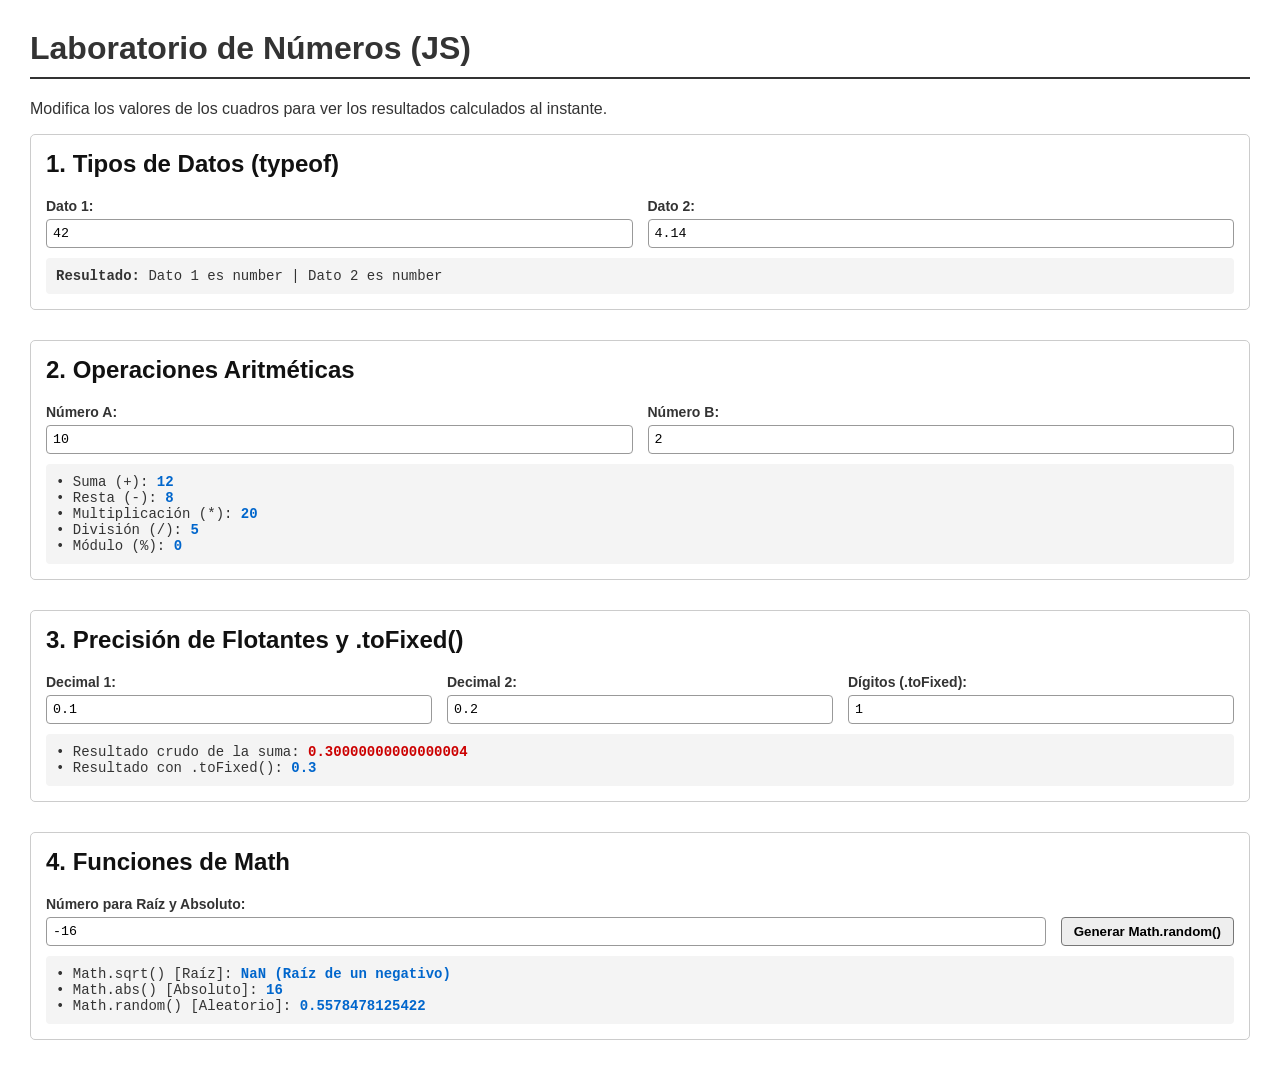
<file: Unidad02/00javascript/index.html>
<!DOCTYPE html>
<html lang="es">
<head>
    <meta charset="UTF-8">
    <meta name="viewport" content="width=device-width, initial-scale=1.0">
    <title>Laboratorio de Números</title>
    <style>
        body { font-family: sans-serif; margin: 30px; color: #333; background-color: #fff; }
        h1 { border-bottom: 2px solid #333; padding-bottom: 10px; }
        section { margin-bottom: 30px; padding: 15px; border: 1px solid #ccc; border-radius: 5px; }
        h2 { margin-top: 0; color: #111; }
        .flex { display: flex; gap: 15px; margin-bottom: 10px; }
        .campo { flex: 1; }
        label { display: block; font-weight: bold; margin-bottom: 5px; font-size: 14px; }
        input { width: 100%; padding: 6px; box-sizing: border-box; font-family: monospace; border: 1px solid #999; border-radius: 4px; }
        .resultado { background-color: #f4f4f4; padding: 10px; font-family: monospace; border-radius: 4px; margin-top: 10px; font-size: 14px; }
        .destaque { font-weight: bold; color: #0066cc; }
        .alerta { font-weight: bold; color: #cc0000; }
        button { padding: 6px 12px; cursor: pointer; background: #eee; border: 1px solid #777; border-radius: 4px; font-weight: bold; }
        button:hover { background: #ddd; }
    </style>
</head>
<body>

    <h1> Laboratorio de Números (JS)</h1>
    <p>Modifica los valores de los cuadros para ver los resultados calculados al instante.</p>

    <section>
        <h2>1. Tipos de Datos (typeof)</h2>
        <div class="flex">
            <div class="campo">
                <label>Dato 1:</label>
                <input type="text" id="inp-dato1">
            </div>
            <div class="campo">
                <label>Dato 2:</label>
                <input type="text" id="inp-dato2">
            </div>
        </div>
        <div class="resultado">
            <strong>Resultado:</strong> <span id="out-tipos"></span>
        </div>
    </section>

    <section>
        <h2>2. Operaciones Aritméticas</h2>
        <div class="flex">
            <div class="campo">
                <label>Número A:</label>
                <input type="number" id="inp-numA">
            </div>
            <div class="campo">
                <label>Número B:</label>
                <input type="number" id="inp-numB">
            </div>
        </div>
        <div class="resultado">
            • Suma (+): <span id="out-suma" class="destaque"></span><br>
            • Resta (-): <span id="out-resta" class="destaque"></span><br>
            • Multiplicación (*): <span id="out-multi" class="destaque"></span><br>
            • División (/): <span id="out-div" class="destaque"></span><br>
            • Módulo (%): <span id="out-modulo" class="destaque"></span>
        </div>
    </section>

    <section>
        <h2>3. Precisión de Flotantes y .toFixed()</h2>
        <div class="flex">
            <div class="campo">
                <label>Decimal 1:</label>
                <input type="number" step="0.01" id="inp-dec1">
            </div>
            <div class="campo">
                <label>Decimal 2:</label>
                <input type="number" step="0.01" id="inp-dec2">
            </div>
            <div class="campo">
                <label>Dígitos (.toFixed):</label>
                <input type="number" min="0" max="20" id="inp-fixed-digits" value="1">
            </div>
        </div>
        <div class="resultado">
            • Resultado crudo de la suma: <span id="out-precision" class="alerta"></span><br>
            • Resultado con .toFixed(): <span id="out-fixed" class="destaque"></span>
        </div>
    </section>

    <section>
        <h2>4. Funciones de Math</h2>
        <div class="flex" style="align-items: flex-end;">
            <div class="campo">
                <label>Número para Raíz y Absoluto:</label>
                <input type="number" id="inp-math">
            </div>
            <div>
                <button onclick="calcularMathRandom()"> Generar Math.random()</button>
            </div>
        </div>
        <div class="resultado">
            • Math.sqrt() [Raíz]: <span id="out-raiz" class="destaque"></span><br>
            • Math.abs() [Absoluto]: <span id="out-abs" class="destaque"></span><br>
            • Math.random() [Aleatorio]: <span id="out-azar" class="destaque"></span>
        </div>
    </section>

    <script src="clase-numbers.js"></script>

    <script>
        // Inicializar los inputs con las variables de tu clase-numbers.js
        document.getElementById('inp-dato1').value = entero;
        document.getElementById('inp-dato2').value = decimal;
        
        document.getElementById('inp-numA').value = 10; 
        document.getElementById('inp-numB').value = 2;

        document.getElementById('inp-dec1').value = 0.1;
        document.getElementById('inp-dec2').value = 0.2;
        
        document.getElementById('inp-math').value = -16;

        // Detectar tipo de dato de forma sencilla
        function obtenerTipoDato(valor) {
            if (valor.toLowerCase() === 'infinity') return 'number (Infinity)';
            if (valor.toLowerCase() === 'nan') return 'number (NaN)';
            if (!isNaN(valor) && valor.trim() !== "") return 'number';
            return typeof valor;
        }

        // Función que calcula todo en tiempo real
        function laboratorio() {
            // 1. Tipos
            const d1 = document.getElementById('inp-dato1').value;
            const d2 = document.getElementById('inp-dato2').value;
            document.getElementById('out-tipos').innerText = `Dato 1 es ${obtenerTipoDato(d1)} | Dato 2 es ${obtenerTipoDato(d2)}`;

            // 2. Aritmética
            const numA = parseFloat(document.getElementById('inp-numA').value) || 0;
            const numB = parseFloat(document.getElementById('inp-numB').value) || 0;
            
            document.getElementById('out-suma').innerText = numA + numB;
            document.getElementById('out-resta').innerText = numA - numB;
            document.getElementById('out-multi').innerText = numA * numB;
            document.getElementById('out-div').innerText = numB !== 0 ? (numA / numB) : 'Error (División entre 0)';
            document.getElementById('out-modulo').innerText = numB !== 0 ? (numA % numB) : 'NaN';

            // 3. Precisión
            const dec1 = parseFloat(document.getElementById('inp-dec1').value) || 0;
            const dec2 = parseFloat(document.getElementById('inp-dec2').value) || 0;
            const digitos = parseInt(document.getElementById('inp-fixed-digits').value) || 0;
            
            const sumaPrecision = dec1 + dec2;
            document.getElementById('out-precision').innerText = sumaPrecision;
            document.getElementById('out-fixed').innerText = sumaPrecision.toFixed(digitos);

            // 4. Math
            const valorMath = parseFloat(document.getElementById('inp-math').value) || 0;
            document.getElementById('out-raiz').innerText = valorMath >= 0 ? Math.sqrt(valorMath).toFixed(4) : 'NaN (Raíz de un negativo)';
            document.getElementById('out-abs').innerText = Math.abs(valorMath);
        }

        // Función para el botón aleatorio
        function calcularMathRandom() {
            document.getElementById('out-azar').innerText = Math.random();
        }

        // Asignar el evento en tiempo real a todos los inputs
        const inputs = document.querySelectorAll('input');
        inputs.forEach(i => i.addEventListener('input', laboratorio));

        // Carga inicial
        laboratorio();
        calcularMathRandom();
    </script>
</body>
</html>
</file>
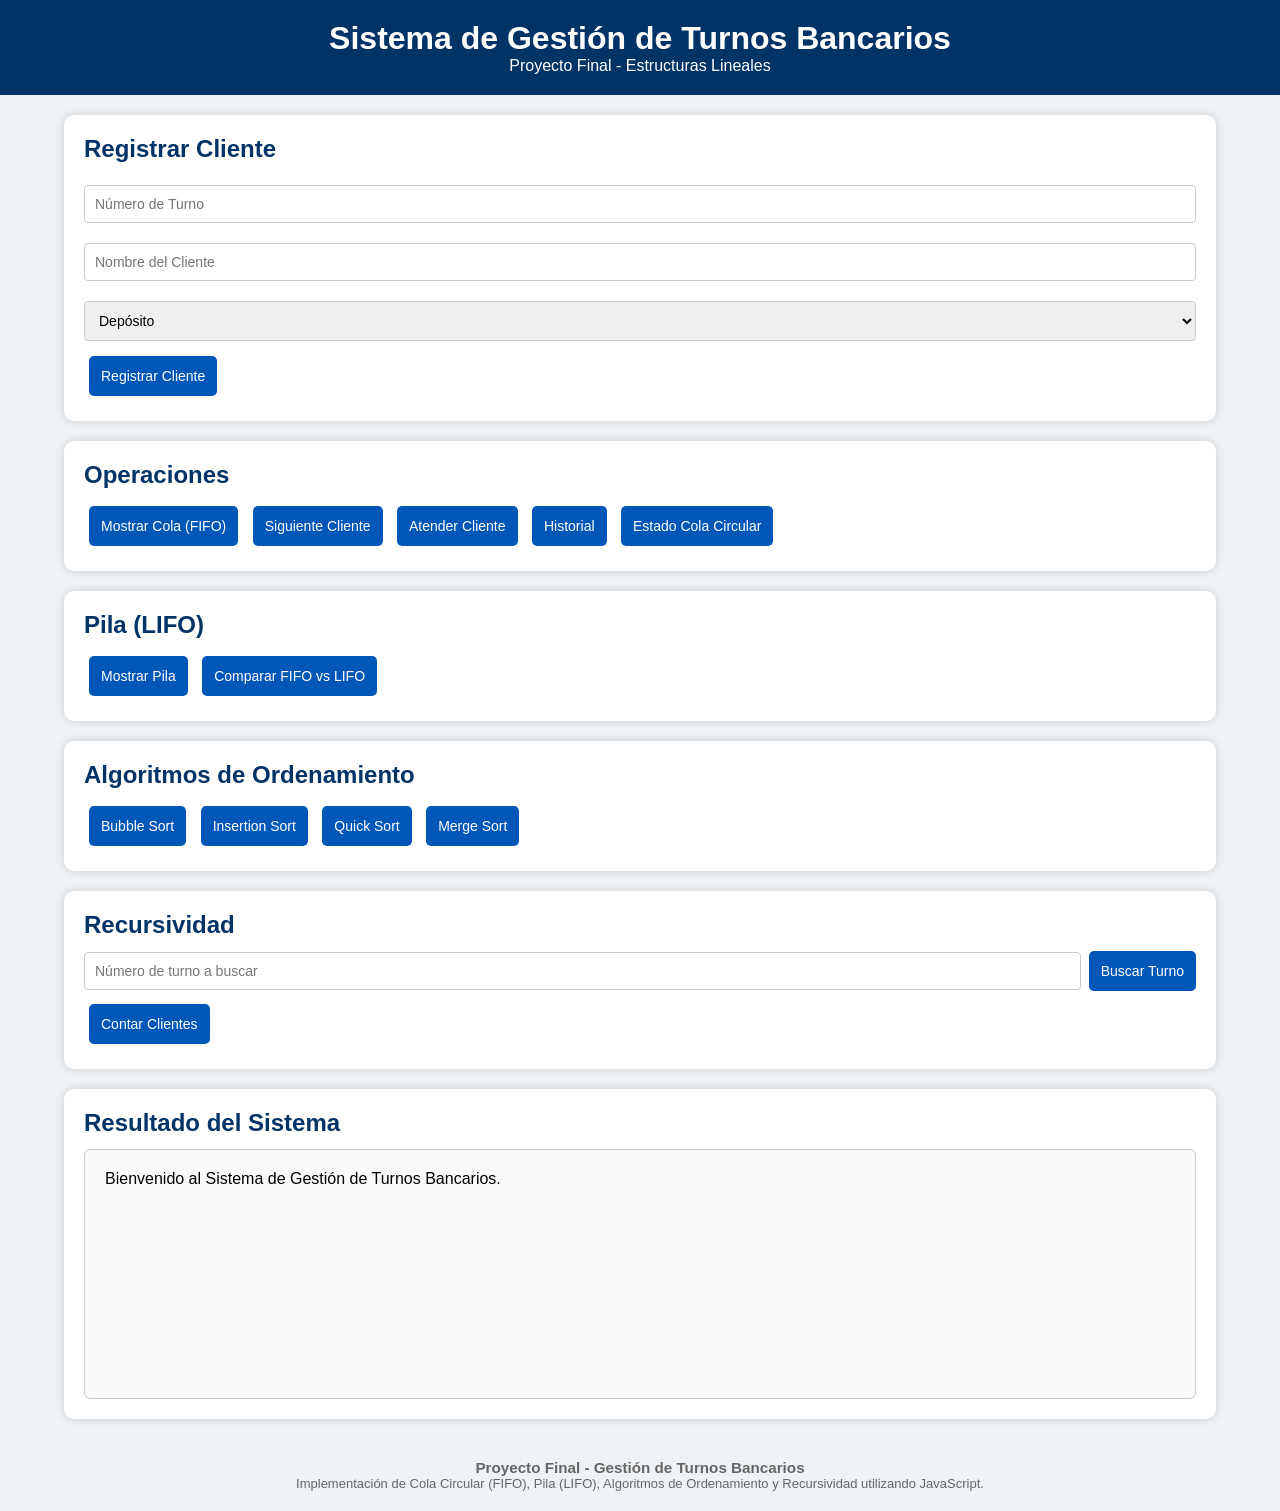
<file: Unidad02/EvaluacionU2/GestionTurnosBanco/index.html>
<!DOCTYPE html>
<html lang="es">
<head>
    <meta charset="UTF-8">
    <meta name="viewport" content="width=device-width, initial-scale=1.0">
    <title>Sistema de Gestión de Turnos Bancarios</title>
    <style>
        * {
            margin: 0;
            padding: 0;
            box-sizing: border-box;
            font-family: Arial;
        }
        body {
            background: #eef2f5;
        }
        header {
            background: #003366;
            color: white;
            padding: 20px;
            text-align: center;
        }
        section {
            width: 90%;
            margin: 20px auto;
            background: white;
            padding: 20px;
            border-radius: 10px;
            box-shadow: 0 0 10px rgba(0,0,0,.15);
        }
        input, select {
            width: 100%;
            padding: 10px;
            margin: 10px 0;
            border: 1px solid #ccc;
            border-radius: 4px;
            font-size: 14px;
        }
        button {
            padding: 12px;
            margin: 5px;
            cursor: pointer;
            border: none;
            background: #0057b8;
            color: white;
            border-radius: 5px;
            transition: .3s;
            font-size: 14px;
        }
        button:hover {
            background: #003f88;
            transform: scale(1.05);
        }
        #resultado {
            background: #fafafa;
            border: 1px solid #ccc;
            min-height: 250px;
            padding: 20px;
            overflow: auto;
            white-space: pre-line;
            border-radius: 6px;
        }
        table {
            width: 100%;
            border-collapse: collapse;
            margin-top: 20px;
        }
        th {
            background: #003366;
            color: white;
            padding: 12px;
        }
        td {
            padding: 10px;
            text-align: center;
            border: 1px solid #ddd;
        }
        tr:nth-child(even) {
            background: #f4f4f4;
        }
        input:focus, select:focus {
            outline: none;
            border: 2px solid #0057b8;
        }
        h2 {
            margin-bottom: 12px;
            color: #003366;
        }
        footer {
            text-align: center;
            padding: 20px;
            color: #666;
            font-size: 13px;
        }
    </style>
</head>
<body>

<header>
    <h1> Sistema de Gestión de Turnos Bancarios</h1>
    <p>Proyecto Final - Estructuras Lineales</p>
</header>

<!-- REGISTRO DE CLIENTES -->
<section class="registro">
    <h2>Registrar Cliente</h2>
    <input type="number" id="turno" placeholder="Número de Turno">
    <input type="text" id="nombre" placeholder="Nombre del Cliente">
    <select id="tramite">
        <option value="Depósito">Depósito</option>
        <option value="Retiro">Retiro</option>
        <option value="Pago">Pago</option>
        <option value="Consulta">Consulta</option>
        <option value="Crédito">Crédito</option>
    </select>
    <button onclick="registrarCliente()">Registrar Cliente</button>
</section>

<!-- OPERACIONES -->
<section class="acciones">
    <h2>Operaciones</h2>
    <button onclick="mostrarCola()">Mostrar Cola (FIFO)</button>
    <button onclick="siguienteCliente()">Siguiente Cliente</button>
    <button onclick="atenderCliente()">Atender Cliente</button>
    <button onclick="mostrarHistorial()">Historial</button>
    <button onclick="mostrarEstadoCola()">Estado Cola Circular</button>
</section>

<!-- LIFO -->
<section class="lifo">
    <h2>Pila (LIFO)</h2>
    <button onclick="mostrarPila()">Mostrar Pila</button>
    <button onclick="compararFIFOvsLIFO()">Comparar FIFO vs LIFO</button>
</section>

<!-- ORDENAMIENTOS -->
<section class="ordenamientos">
    <h2>Algoritmos de Ordenamiento</h2>
    <button onclick="ordenarBubble()">Bubble Sort</button>
    <button onclick="ordenarInsertion()">Insertion Sort</button>
    <button onclick="ordenarQuick()">Quick Sort</button>
    <button onclick="ordenarMerge()">Merge Sort</button>
</section>

<!-- RECURSIVIDAD -->
<section class="recursividad">
    <h2>Recursividad</h2>
    <div style="display:flex;align-items:center;gap:8px;margin-bottom:8px;">
        <input type="number" id="turnoBuscar" placeholder="Número de turno a buscar" style="margin:0;width:auto;flex:1;">
        <button onclick="buscarTurno()" style="margin:0;white-space:nowrap;">Buscar Turno</button>
    </div>
    <button onclick="contarClientes()">Contar Clientes</button>
</section>

<!-- RESULTADOS -->
<section>
    <h2>Resultado del Sistema</h2>
    <div id="resultado">Bienvenido al Sistema de Gestión de Turnos Bancarios.</div>
</section>

<footer>
    <h3>Proyecto Final - Gestión de Turnos Bancarios</h3>
    <p>Implementación de Cola Circular (FIFO), Pila (LIFO), Algoritmos de Ordenamiento y Recursividad utilizando JavaScript.</p>
</footer>

<script>
/* =============================================
   CLASE CLIENTE
   ============================================= */
class Cliente {
    constructor(turno, nombre, tramite) {
        this.turno = turno;
        this.nombre = nombre;
        this.tramite = tramite;
        this.hora = new Date().toLocaleTimeString();
    }
    informacion() {
        return `Turno: ${this.turno}<br>Cliente: ${this.nombre}<br>Trámite: ${this.tramite}<br>Hora: ${this.hora}`;
    }
}

/* =============================================
   CLASE COLA CIRCULAR
   ============================================= */
class ColaCircular {
    constructor(capacidad = 20) {
        this.capacidad = capacidad;
        this.cola = new Array(capacidad);
        this.front = -1;
        this.rear = -1;
    }
    estaVacia() {
        return this.front === -1;
    }
    estaLlena() {
        return (
            (this.front === 0 && this.rear === this.capacidad - 1) ||
            (this.rear + 1) % this.capacidad === this.front
        );
    }
    encolar(cliente) {
        if (this.estaLlena()) return false;
        if (this.estaVacia()) {
            this.front = 0;
            this.rear = 0;
        } else {
            this.rear = (this.rear + 1) % this.capacidad;
        }
        this.cola[this.rear] = cliente;
        return true;
    }
    desencolar() {
        if (this.estaVacia()) return null;
        const cliente = this.cola[this.front];
        this.cola[this.front] = null;
        if (this.front === this.rear) {
            this.front = -1;
            this.rear = -1;
        } else {
            this.front = (this.front + 1) % this.capacidad;
        }
        return cliente;
    }
    frente() {
        if (this.estaVacia()) return null;
        return this.cola[this.front];
    }
    tamaño() {
        if (this.estaVacia()) return 0;
        if (this.rear >= this.front) return this.rear - this.front + 1;
        return this.capacidad - this.front + this.rear + 1;
    }
    obtenerElementos() {
        let elementos = [];
        if (this.estaVacia()) return elementos;
        let i = this.front;
        while (true) {
            elementos.push(this.cola[i]);
            if (i === this.rear) break;
            i = (i + 1) % this.capacidad;
        }
        return elementos;
    }
    limpiar() {
        this.cola = new Array(this.capacidad);
        this.front = -1;
        this.rear = -1;
    }
    estadoInterno() {
        return {
            front: this.front,
            rear: this.rear,
            capacidad: this.capacidad,
            ocupados: this.tamaño()
        };
    }
}

/* =============================================
   CLASE PILA (LIFO)
   ============================================= */
class Pila {
    constructor(capacidad = 20) {
        this.capacidad = capacidad;
        this.elementos = [];
        this.tope = -1;
    }
    estaVacia() {
        return this.tope === -1;
    }
    estaLlena() {
        return this.tope === this.capacidad - 1;
    }
    push(cliente) {
        if (this.estaLlena()) return false;
        this.tope++;
        this.elementos[this.tope] = cliente;
        return true;
    }
    pop() {
        if (this.estaVacia()) return null;
        const cliente = this.elementos[this.tope];
        this.elementos.splice(this.tope, 1);
        this.tope--;
        return cliente;
    }
    peek() {
        if (this.estaVacia()) return null;
        return this.elementos[this.tope];
    }
    tamaño() {
        return this.tope + 1;
    }
    obtenerElementos() {
        return [...this.elementos];
    }
    limpiar() {
        this.elementos = [];
        this.tope = -1;
    }
}

/* =============================================
   ALGORITMOS DE ORDENAMIENTO
   ============================================= */

// Bubble Sort — O(n²)
function bubbleSort(clientes) {
    let arreglo = [...clientes];
    const n = arreglo.length;
    for (let i = 0; i < n - 1; i++) {
        let intercambio = false;
        for (let j = 0; j < n - i - 1; j++) {
            if (arreglo[j].turno > arreglo[j + 1].turno) {
                let aux = arreglo[j];
                arreglo[j] = arreglo[j + 1];
                arreglo[j + 1] = aux;
                intercambio = true;
            }
        }
        if (!intercambio) break;
    }
    return arreglo;
}

// Insertion Sort — O(n²)
function insertionSort(clientes) {
    let arreglo = [...clientes];
    for (let i = 1; i < arreglo.length; i++) {
        let actual = arreglo[i];
        let j = i - 1;
        while (j >= 0 && arreglo[j].turno > actual.turno) {
            arreglo[j + 1] = arreglo[j];
            j--;
        }
        arreglo[j + 1] = actual;
    }
    return arreglo;
}

// Quick Sort — O(n log n) promedio
function quickSort(clientes) {
    if (clientes.length <= 1) return clientes;
    let pivote = clientes[clientes.length - 1];
    let menores = [];
    let mayores = [];
    for (let i = 0; i < clientes.length - 1; i++) {
        if (clientes[i].turno < pivote.turno) {
            menores.push(clientes[i]);
        } else {
            mayores.push(clientes[i]);
        }
    }
    return [...quickSort(menores), pivote, ...quickSort(mayores)];
}

// Merge Sort — O(n log n)
function mergeSort(clientes) {
    if (clientes.length <= 1) return clientes;
    const mitad = Math.floor(clientes.length / 2);
    const izquierda = mergeSort(clientes.slice(0, mitad));
    const derecha = mergeSort(clientes.slice(mitad));
    return combinar(izquierda, derecha);
}
function combinar(izquierda, derecha) {
    let resultado = [];
    let i = 0, j = 0;
    while (i < izquierda.length && j < derecha.length) {
        if (izquierda[i].turno < derecha[j].turno) {
            resultado.push(izquierda[i++]);
        } else {
            resultado.push(derecha[j++]);
        }
    }
    while (i < izquierda.length) resultado.push(izquierda[i++]);
    while (j < derecha.length) resultado.push(derecha[j++]);
    return resultado;
}

/* =============================================
   RECURSIVIDAD
   ============================================= */

function busquedaRecursiva(clientes, turno, indice = 0) {
    if (indice >= clientes.length) return null;
    if (clientes[indice].turno == turno) return clientes[indice];
    return busquedaRecursiva(clientes, turno, indice + 1);
}

function contarClientesRecursivo(clientes, indice = 0) {
    if (indice >= clientes.length) return 0;
    return 1 + contarClientesRecursivo(clientes, indice + 1);
}

/* =============================================
   ESTRUCTURAS PRINCIPALES
   ============================================= */
const cola = new ColaCircular(20);
const historial = [];
const pilaDemostracion = new Pila(20);

/* =============================================
   UTILIDADES DE DISPLAY
   ============================================= */
function limpiarResultado() {
    document.getElementById("resultado").innerHTML = "";
}
function imprimir(texto) {
    document.getElementById("resultado").innerHTML += texto + "<br>";
}
function separador() {
    imprimir("------------------------------------------");
}

/* =============================================
   REGISTRO DE CLIENTES
   ============================================= */
function existeTurno(turno) {
    const clientes = cola.obtenerElementos();
    for (let cliente of clientes) {
        if (cliente.turno == turno) return true;
    }
    return false;
}

function registrarCliente() {
    const turno = parseInt(document.getElementById("turno").value);
    const nombre = document.getElementById("nombre").value.trim();
    const tramite = document.getElementById("tramite").value;

    if (isNaN(turno) || nombre === "") {
        alert("Complete todos los campos.");
        return;
    }
    if (existeTurno(turno)) {
        alert("Ya existe un cliente con ese número de turno.");
        return;
    }

    const cliente = new Cliente(turno, nombre, tramite);

    if (cola.encolar(cliente)) {
        pilaDemostracion.push(cliente);
        document.getElementById("turno").value = "";
        document.getElementById("nombre").value = "";
        mostrarCola();
        limpiarResultado();
        imprimir("<strong> Cliente registrado correctamente.</strong>");
        imprimir("");
        mostrarCola();
    } else {
        alert("La cola está llena.");
    }
}

/* =============================================
   OPERACIONES — COLA FIFO
   ============================================= */
function mostrarCola() {
    limpiarResultado();
    const clientes = cola.obtenerElementos();
    if (clientes.length === 0) {
        imprimir("No existen clientes en espera.");
        return;
    }
    let html = `<h2>Clientes en Espera (FIFO)</h2>
    <table>
        <tr><th>Turno</th><th>Nombre</th><th>Trámite</th><th>Hora</th></tr>`;
    clientes.forEach(c => {
        html += `<tr><td>${c.turno}</td><td>${c.nombre}</td><td>${c.tramite}</td><td>${c.hora}</td></tr>`;
    });
    html += "</table>";
    document.getElementById("resultado").innerHTML = html;
}

function siguienteCliente() {
    limpiarResultado();
    const cliente = cola.frente();
    if (cliente == null) {
        imprimir("No existen clientes en espera.");
        return;
    }
    imprimir("<h2>SIGUIENTE CLIENTE</h2>");
    imprimir(cliente.informacion());
}

function atenderCliente() {
    const cliente = cola.desencolar();
    if (cliente == null) {
        alert("No existen clientes en la cola.");
        return;
    }
    historial.push(cliente);
    limpiarResultado();
    imprimir("<h2> CLIENTE ATENDIDO</h2>");
    imprimir(cliente.informacion());
    separador();
    imprimir("El cliente ha sido removido de la cola y agregado al historial.");
}

function mostrarHistorial() {
    limpiarResultado();
    imprimir("<h2>HISTORIAL DE CLIENTES ATENDIDOS</h2>");
    if (historial.length === 0) {
        imprimir("Todavía no se ha atendido ningún cliente.");
        return;
    }
    let html = `<table>
        <tr><th>#</th><th>Turno</th><th>Nombre</th><th>Trámite</th><th>Hora</th></tr>`;
    historial.forEach((c, idx) => {
        html += `<tr><td>${idx + 1}</td><td>${c.turno}</td><td>${c.nombre}</td><td>${c.tramite}</td><td>${c.hora}</td></tr>`;
    });
    html += "</table>";
    document.getElementById("resultado").innerHTML = "<h2>HISTORIAL DE CLIENTES ATENDIDOS</h2>" + html;
}

function mostrarEstadoCola() {
    limpiarResultado();
    const estado = cola.estadoInterno();
    imprimir("<h2>ESTADO DE LA COLA CIRCULAR</h2>");
    imprimir("Front : " + estado.front);
    imprimir("Rear : " + estado.rear);
    imprimir("Capacidad : " + estado.capacidad);
    imprimir("Clientes en espera : " + estado.ocupados);
    imprimir("¿Vacía? : " + cola.estaVacia());
    imprimir("¿Llena? : " + cola.estaLlena());
}

/* =============================================
   PILA LIFO
   ============================================= */
function mostrarPila() {
    limpiarResultado();
    imprimir("<h2>PILA (LIFO) — Último en entrar, primero en salir</h2>");
    const elementos = pilaDemostracion.obtenerElementos();
    if (elementos.length === 0) {
        imprimir("La pila está vacía.");
        return;
    }
    let html = `<table>
        <tr><th>Posición</th><th>Turno</th><th>Nombre</th><th>Trámite</th></tr>`;
    for (let i = elementos.length - 1; i >= 0; i--) {
        const etiqueta = i === elementos.length - 1 ? " ← TOPE" : "";
        html += `<tr><td>${elementos.length - i}${etiqueta}</td><td>${elementos[i].turno}</td><td>${elementos[i].nombre}</td><td>${elementos[i].tramite}</td></tr>`;
    }
    html += "</table>";
    document.getElementById("resultado").innerHTML = "<h2>PILA (LIFO)</h2>" + html + "<br>El último cliente registrado aparece primero (TOPE).";
}

function compararFIFOvsLIFO() {
    limpiarResultado();
    imprimir("<h2>COMPARACIÓN FIFO vs LIFO</h2>");

    const fifo = cola.obtenerElementos();
    const pila = pilaDemostracion.obtenerElementos();

    let html = `<table>
        <tr><th>#</th><th>FIFO — Cola (primero en llegar)</th><th>LIFO — Pila (último en llegar)</th></tr>`;
    const max = Math.max(fifo.length, pila.length);
    for (let i = 0; i < max; i++) {
        const f = fifo[i] ? `T${fifo[i].turno} - ${fifo[i].nombre}` : "—";
        const l = pila[max - 1 - i] ? `T${pila[max - 1 - i].turno} - ${pila[max - 1 - i].nombre}` : "—";
        html += `<tr><td>${i + 1}</td><td>${f}</td><td>${l}</td></tr>`;
    }
    html += "</table>";
    document.getElementById("resultado").innerHTML = "<h2>COMPARACIÓN FIFO vs LIFO</h2>" + html;
}

/* =============================================
   ALGORITMOS DE ORDENAMIENTO
   ============================================= */

// Mide el tiempo de un algoritmo ejecutándolo N veces para mayor precisión
function medirTiempo(fn, datos, repeticiones = 500) {
    const inicio = performance.now();
    let resultado;
    for (let i = 0; i < repeticiones; i++) {
        resultado = fn([...datos]);
    }
    const fin = performance.now();
    return {
        resultado,
        tiempo: (fin - inicio) / repeticiones
    };
}

function mostrarOrdenadosConTiempo(algoritmoActivo, todos) {
    limpiarResultado();

    const algoritmos = [
        { nombre: "Bubble Sort",    fn: bubbleSort,    complejidad: "O(n²)",      color: "#e74c3c" },
        { nombre: "Insertion Sort", fn: insertionSort, complejidad: "O(n²)",      color: "#e67e22" },
        { nombre: "Quick Sort",     fn: quickSort,     complejidad: "O(n log n)", color: "#27ae60" },
        { nombre: "Merge Sort",     fn: mergeSort,     complejidad: "O(n log n)", color: "#2980b9" }
    ];

    // Medir todos
    const resultados = algoritmos.map(a => {
        const { resultado, tiempo } = medirTiempo(a.fn, todos);
        return { ...a, tiempo, resultado };
    });

    // El más rápido para calcular barras relativas
    const minTiempo = Math.min(...resultados.map(r => r.tiempo));
    const maxTiempo = Math.max(...resultados.map(r => r.tiempo));

    // Resultado ordenado del algoritmo activo
    const activo = resultados.find(r => r.nombre === algoritmoActivo);

    // Tabla de resultados ordenados
    let tablaResultados = `
    <table>
        <tr><th>Posición</th><th>Turno</th><th>Nombre</th><th>Trámite</th></tr>`;
    activo.resultado.forEach((c, idx) => {
        tablaResultados += `<tr><td>${idx + 1}</td><td>${c.turno}</td><td>${c.nombre}</td><td>${c.tramite}</td></tr>`;
    });
    tablaResultados += "</table>";

    // Panel de comparación de tiempos
    let barras = "";
    resultados.forEach(r => {
        const esActivo = r.nombre === algoritmoActivo;
        const pct = maxTiempo > 0 ? Math.max(4, (r.tiempo / maxTiempo) * 100) : 4;
        const msText = r.tiempo < 0.001 ? "< 0.001 ms" : r.tiempo.toFixed(4) + " ms";
        const badge = esActivo ? `<span style="background:#003366;color:white;font-size:11px;padding:2px 7px;border-radius:10px;margin-left:6px;">Seleccionado</span>` : "";
        const masRapido = r.tiempo === minTiempo ? `<span style="background:#27ae60;color:white;font-size:11px;padding:2px 7px;border-radius:10px;margin-left:6px;">⚡ Más rápido</span>` : "";
        barras += `
        <div style="margin:10px 0;">
            <div style="display:flex;align-items:center;justify-content:space-between;margin-bottom:4px;">
                <span style="font-weight:${esActivo ? 'bold' : 'normal'};font-size:14px;">
                    ${r.nombre} <span style="color:#888;font-size:12px;">${r.complejidad}</span>${badge}${masRapido}
                </span>
                <span style="font-family:monospace;font-size:13px;color:#333;">${msText}</span>
            </div>
            <div style="background:#e9ecef;border-radius:6px;height:22px;overflow:hidden;">
                <div style="width:${pct}%;background:${r.color};height:100%;border-radius:6px;transition:width 0.4s;display:flex;align-items:center;padding-left:6px;">
                    ${pct > 15 ? `<span style="color:white;font-size:11px;">${msText}</span>` : ""}
                </div>
            </div>
        </div>`;
    });

    const n = todos.length;
    document.getElementById("resultado").innerHTML = `
        <h2>Resultado — ${algoritmoActivo}</h2>
        <div style="background:#f0f4ff;border:1px solid #c5d3f0;border-radius:8px;padding:16px;margin-bottom:18px;">
            <div style="font-weight:bold;font-size:15px;color:#003366;margin-bottom:12px;">
                ⏱ Comparación de Tiempos — ${n} cliente${n !== 1 ? 's' : ''} (promedio de 500 ejecuciones)
            </div>
            ${barras}
            <div style="font-size:12px;color:#888;margin-top:10px;">
                * Los tiempos son muy pequeños con pocos datos. Con miles de elementos, la diferencia entre O(n²) y O(n log n) sería mucho más notable.
            </div>
        </div>
        <h3 style="margin-bottom:8px;">Clientes ordenados por número de turno (${algoritmoActivo})</h3>
        ${tablaResultados}
    `;
}

function ordenarBubble() {
    const todos = [...cola.obtenerElementos(), ...historial];
    if (todos.length === 0) { limpiarResultado(); imprimir("No hay clientes registrados para ordenar."); return; }
    mostrarOrdenadosConTiempo("Bubble Sort", todos);
}

function ordenarInsertion() {
    const todos = [...cola.obtenerElementos(), ...historial];
    if (todos.length === 0) { limpiarResultado(); imprimir("No hay clientes registrados para ordenar."); return; }
    mostrarOrdenadosConTiempo("Insertion Sort", todos);
}

function ordenarQuick() {
    const todos = [...cola.obtenerElementos(), ...historial];
    if (todos.length === 0) { limpiarResultado(); imprimir("No hay clientes registrados para ordenar."); return; }
    mostrarOrdenadosConTiempo("Quick Sort", todos);
}

function ordenarMerge() {
    const todos = [...cola.obtenerElementos(), ...historial];
    if (todos.length === 0) { limpiarResultado(); imprimir("No hay clientes registrados para ordenar."); return; }
    mostrarOrdenadosConTiempo("Merge Sort", todos);
}

/* =============================================
   RECURSIVIDAD
   ============================================= */
function buscarTurno() {
    const input = document.getElementById("turnoBuscar").value.trim();
    if (input === "") {
        alert("Ingrese un número de turno.");
        return;
    }
    const turno = parseInt(input);
    if (isNaN(turno)) {
        alert("Ingrese un número válido.");
        return;
    }
    const clientes = cola.obtenerElementos();
    const encontrado = busquedaRecursiva(clientes, turno);
    limpiarResultado();
    imprimir("<h2>BÚSQUEDA RECURSIVA</h2>");
    imprimir("Turno buscado: " + turno);
    separador();
    if (encontrado == null) {
        imprimir(" Cliente no encontrado en la cola.");
    } else {
        imprimir(" CLIENTE ENCONTRADO");
        imprimir(encontrado.informacion());
    }
}

function contarClientes() {
    limpiarResultado();
    const clientes = cola.obtenerElementos();
    const total = contarClientesRecursivo(clientes);
    imprimir("<h2>CONTEO RECURSIVO DE CLIENTES</h2>");
    imprimir("Total de clientes en espera: <strong>" + total + "</strong>");
    imprimir("Total de clientes atendidos (historial): <strong>" + historial.length + "</strong>");
    imprimir("Total general: <strong>" + (total + historial.length) + "</strong>");
}
</script>
</body>
</html>
</file>
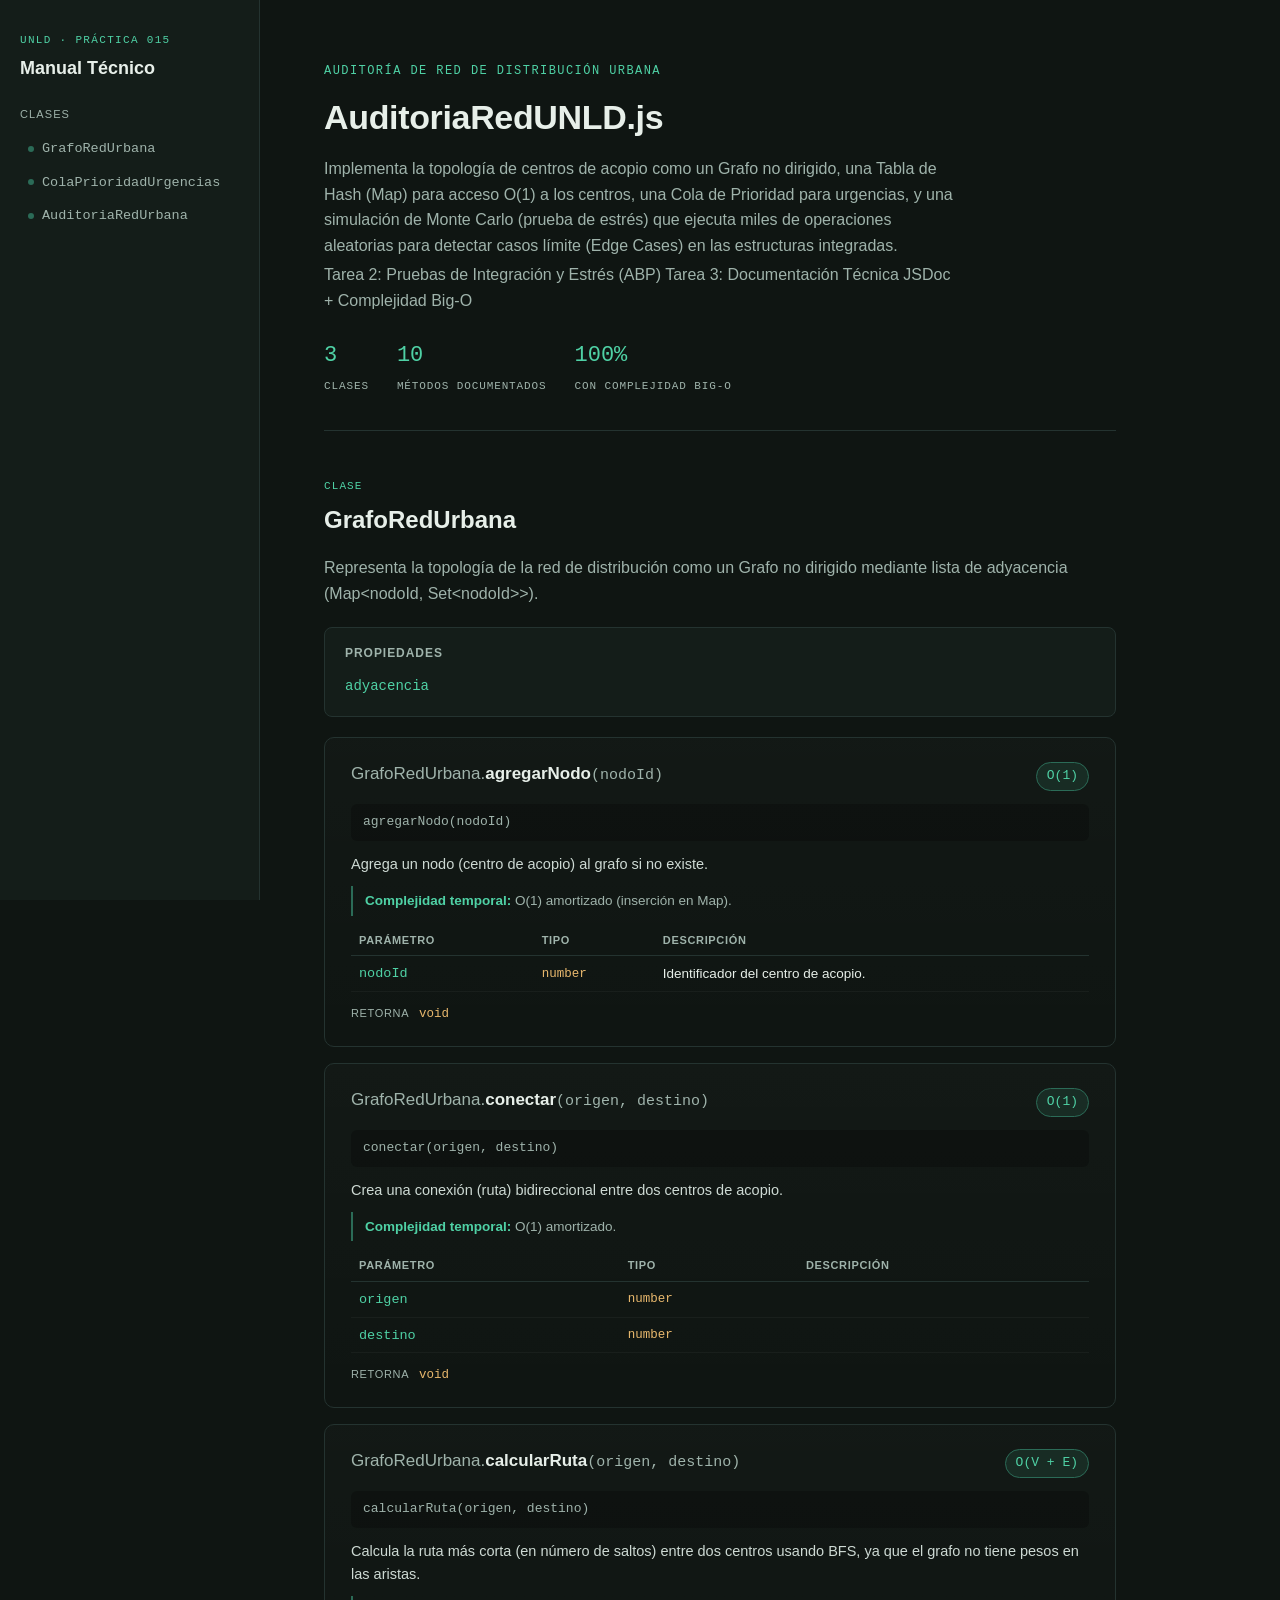
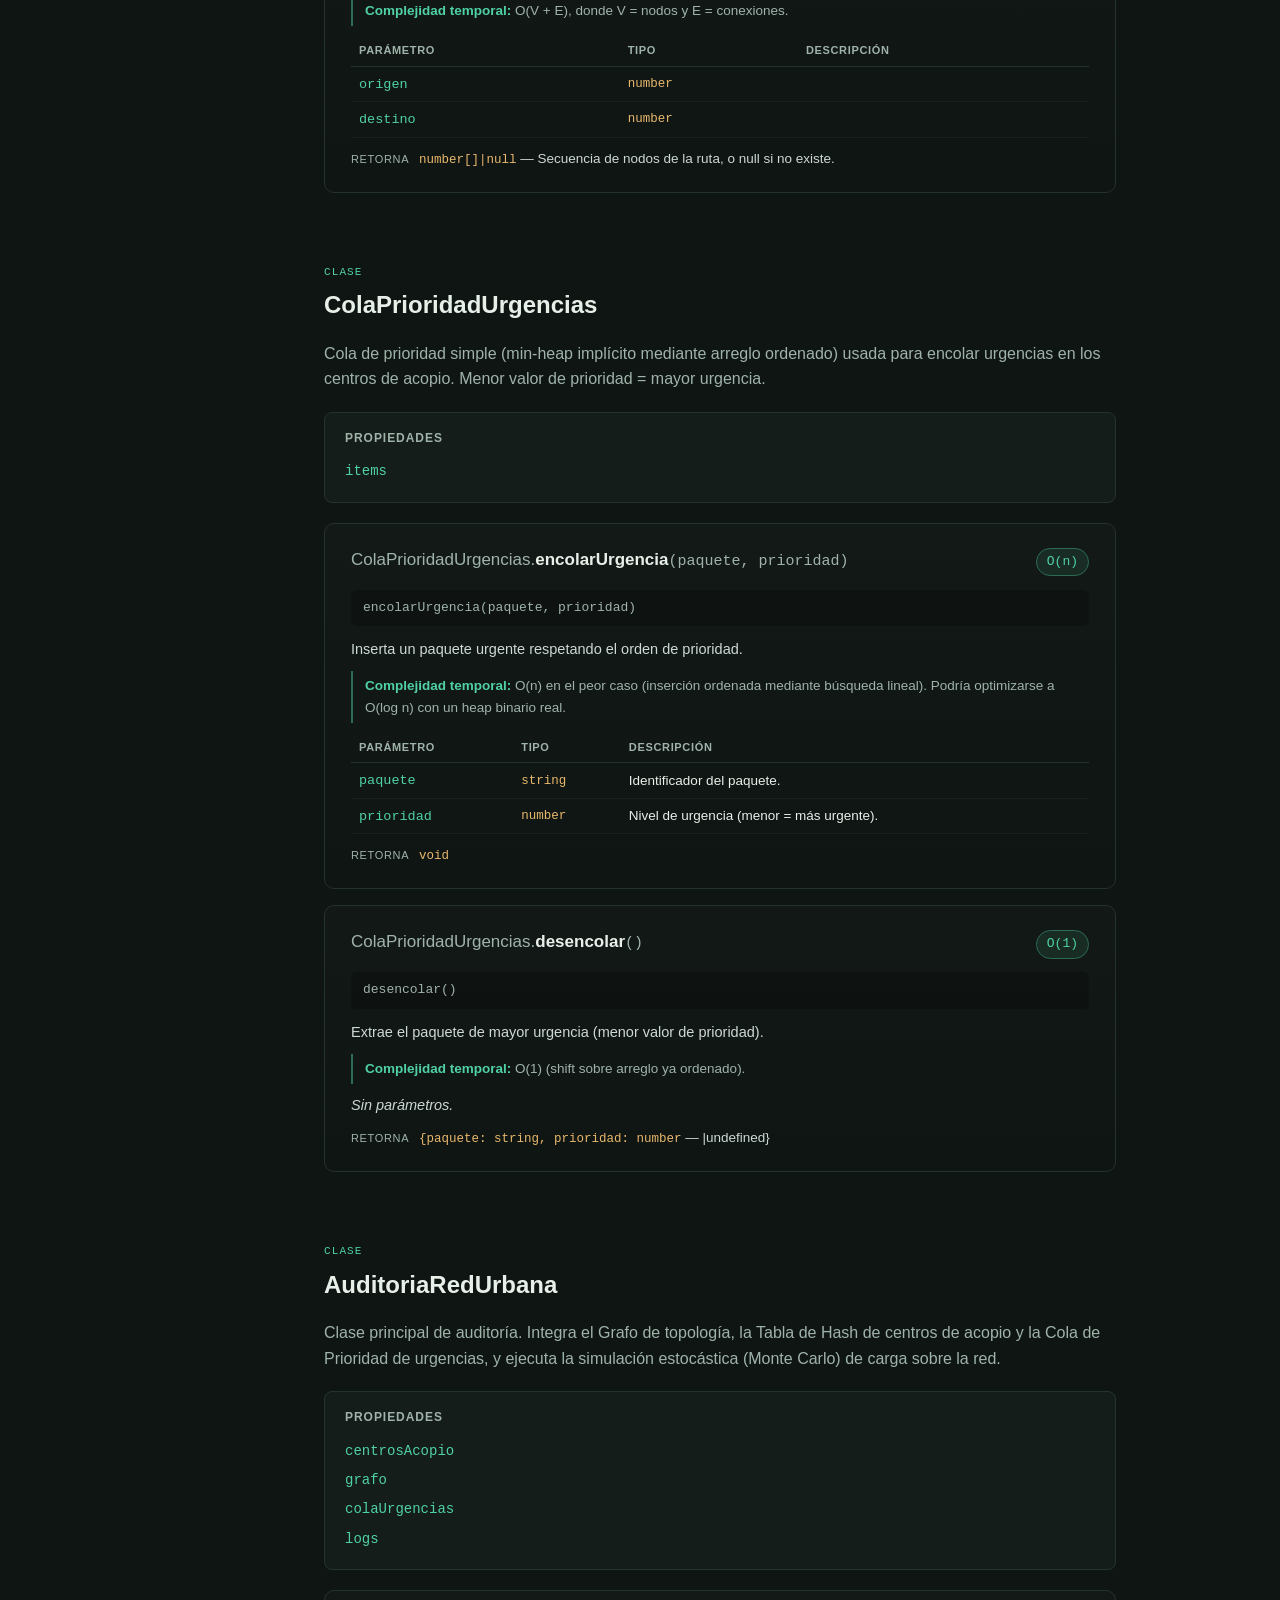
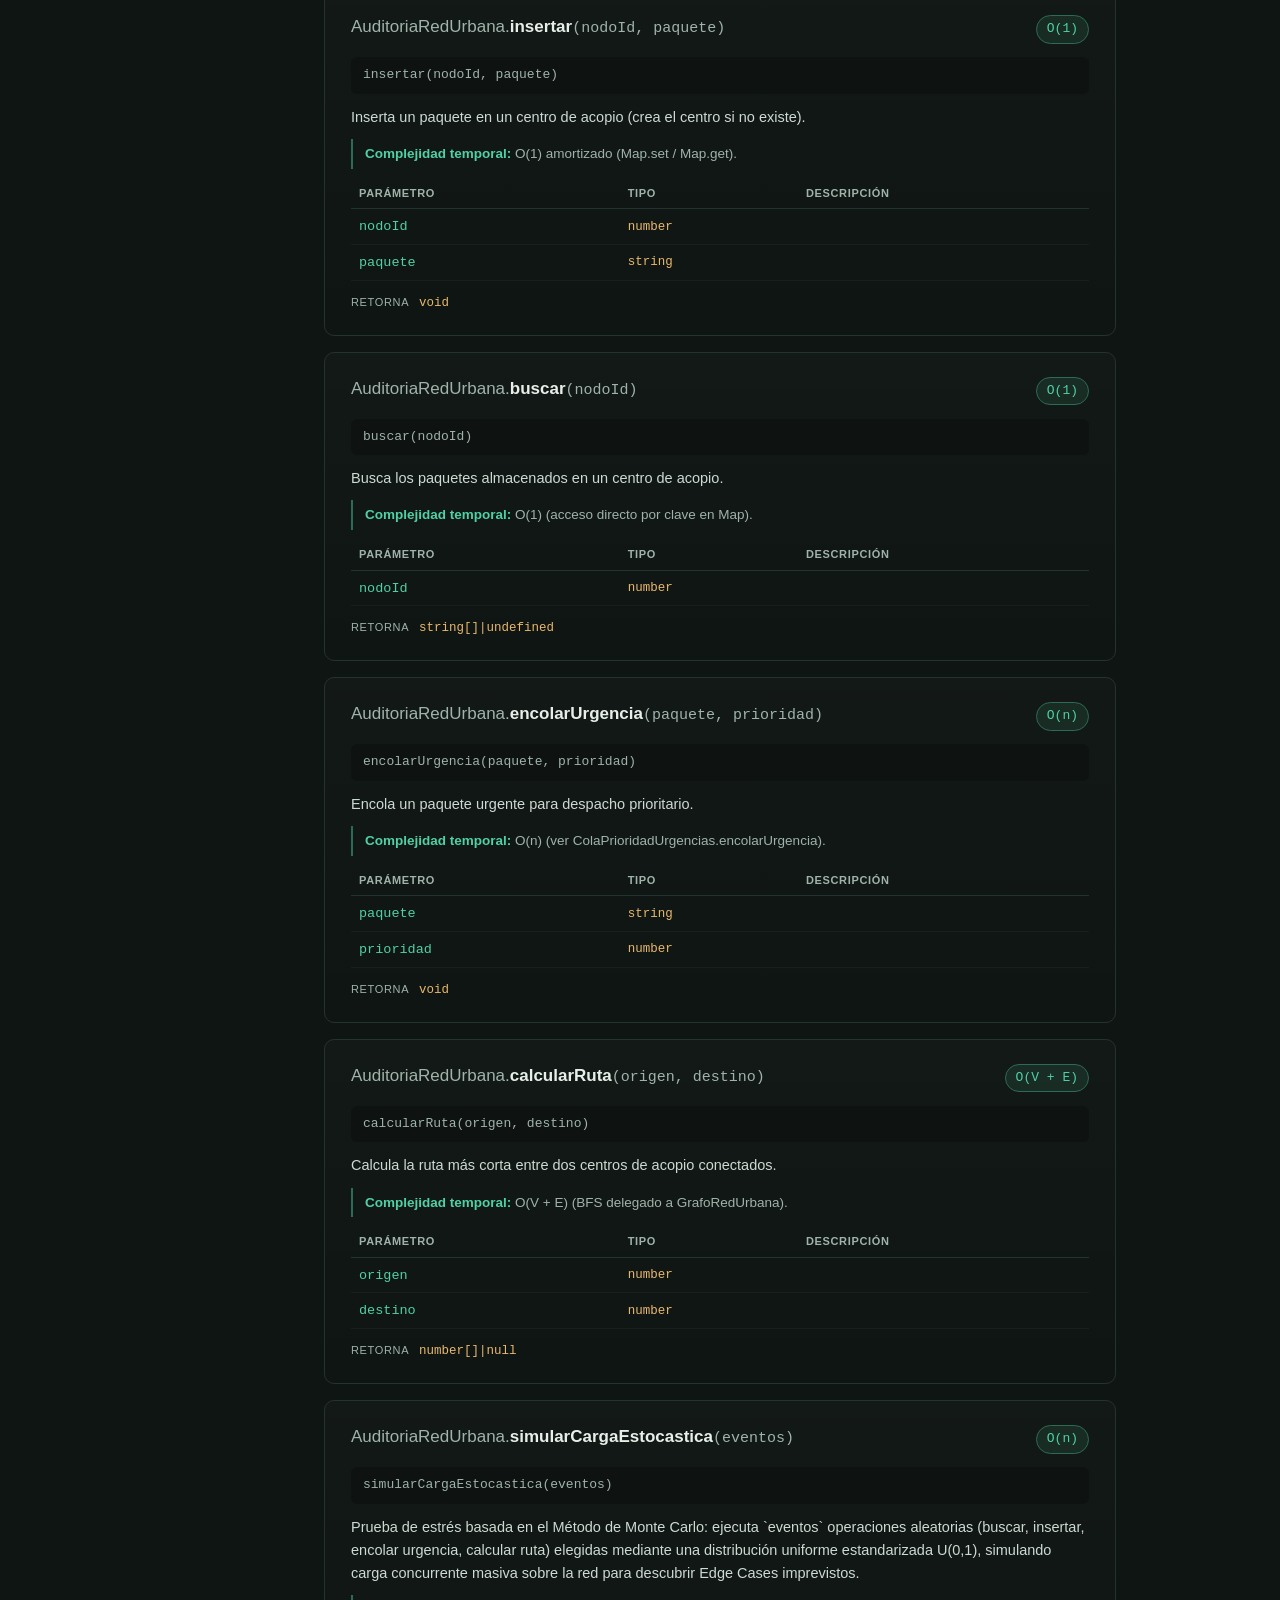
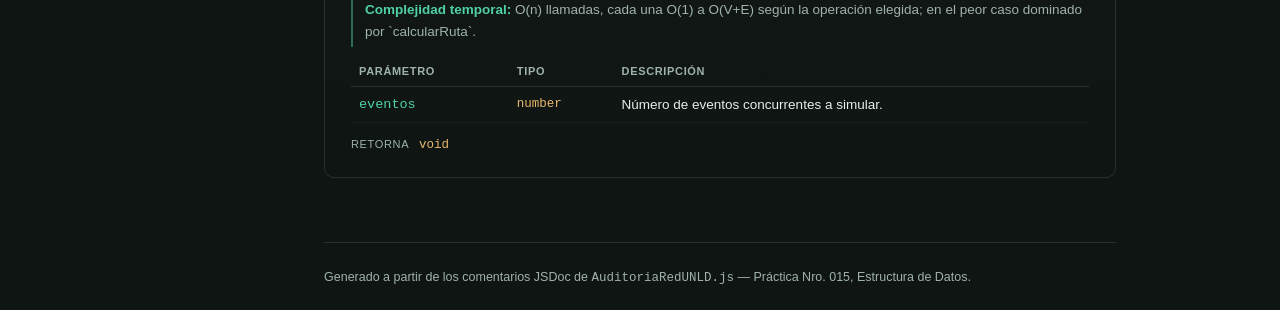
<file: Unidad03/Lab15/Auditoriaredunld.html>
<!DOCTYPE html>
<html lang="es">
<head>
<meta charset="UTF-8">
<meta name="viewport" content="width=device-width, initial-scale=1.0">
<title>AuditoriaRedUNLD — Manual Técnico</title>
<style>
  :root{
    --bg:#0f1512;
    --panel:#141d19;
    --line:#243330;
    --ink:#e7efe9;
    --ink-dim:#9fb3ab;
    --accent:#4fd1a5;
    --accent-dim:#2b6b57;
    --mono: "IBM Plex Mono", "SFMono-Regular", Consolas, monospace;
    --sans: "IBM Plex Sans", "Inter", -apple-system, sans-serif;
  }
  *{box-sizing:border-box;}
  html,body{margin:0;padding:0;}
  body{
    background:var(--bg);
    color:var(--ink);
    font-family:var(--sans);
    line-height:1.6;
    display:flex;
    min-height:100vh;
  }
  code, .mono{font-family:var(--mono);}

  /* Sidebar */
  aside{
    width:260px;
    flex-shrink:0;
    background:var(--panel);
    border-right:1px solid var(--line);
    padding:32px 20px;
    position:sticky;
    top:0;
    height:100vh;
    overflow-y:auto;
  }
  .brand{
    font-family:var(--mono);
    font-size:11px;
    letter-spacing:.12em;
    text-transform:uppercase;
    color:var(--accent);
    margin-bottom:4px;
  }
  .brand-title{
    font-size:18px;
    font-weight:600;
    margin:0 0 24px 0;
    color:var(--ink);
  }
  .nav-group-label{
    font-size:11px;
    text-transform:uppercase;
    letter-spacing:.1em;
    color:var(--ink-dim);
    margin:20px 0 8px 0;
  }
  .nav-link{
    display:flex;
    align-items:center;
    gap:8px;
    color:var(--ink-dim);
    text-decoration:none;
    font-family:var(--mono);
    font-size:13.5px;
    padding:6px 8px;
    border-radius:4px;
    transition:background .15s, color .15s;
  }
  .nav-link:hover{ background:rgba(79,209,165,.08); color:var(--ink); }
  .nav-dot{
    width:6px;height:6px;border-radius:50%;
    background:var(--accent-dim);
    flex-shrink:0;
  }

  /* Main */
  main{
    flex:1;
    padding:56px 64px;
    max-width:920px;
  }
  .hero{
    border-bottom:1px solid var(--line);
    padding-bottom:32px;
    margin-bottom:40px;
  }
  .hero .eyebrow{
    font-family:var(--mono);
    font-size:12px;
    color:var(--accent);
    text-transform:uppercase;
    letter-spacing:.12em;
  }
  .hero h1{
    font-size:34px;
    margin:8px 0 12px 0;
    letter-spacing:-.01em;
  }
  .hero p{ color:var(--ink-dim); max-width:640px; margin:0 0 4px 0;}
  .stats{ display:flex; gap:28px; margin-top:24px; }
  .stat{ font-family:var(--mono); }
  .stat .num{ font-size:22px; color:var(--accent); display:block; }
  .stat .label{ font-size:11px; color:var(--ink-dim); text-transform:uppercase; letter-spacing:.08em; }

  .class-section{ margin-bottom:64px; }
  .class-header{ margin-bottom:12px; }
  .eyebrow{ font-family:var(--mono); font-size:11px; color:var(--accent); text-transform:uppercase; letter-spacing:.1em; }
  h2{ font-size:24px; margin:4px 0 16px 0; }
  .class-section > p{ color:var(--ink-dim); margin:0 0 8px 0; }

  .props-block{ margin:20px 0; background:var(--panel); border:1px solid var(--line); border-radius:8px; padding:16px 20px; }
  .props-block h4{ margin:0 0 8px 0; font-size:12px; text-transform:uppercase; letter-spacing:.08em; color:var(--ink-dim); }
  .prop-list{ list-style:none; margin:0; padding:0; font-size:14px; }
  .prop-list li{ padding:3px 0; color:var(--ink-dim); }
  .prop-list code{ color:var(--accent); }

  .method{
    border:1px solid var(--line);
    border-radius:10px;
    padding:22px 26px;
    margin:16px 0;
    background:linear-gradient(180deg, rgba(255,255,255,.015), transparent);
  }
  .method-head{ display:flex; align-items:baseline; justify-content:space-between; gap:16px; }
  .method h3{ font-size:17px; margin:0 0 8px 0; font-weight:600; }
  .method h3 .cls-name{ color:var(--ink-dim); font-weight:400; }
  .method h3 .sig{ color:var(--ink-dim); font-weight:400; font-family:var(--mono); font-size:15px; }
  .bigO{
    font-family:var(--mono);
    font-size:13px;
    color:var(--accent);
    background:rgba(79,209,165,.1);
    border:1px solid var(--accent-dim);
    padding:3px 10px;
    border-radius:999px;
    white-space:nowrap;
  }
  .signature{
    display:block;
    font-size:13px;
    color:var(--ink-dim);
    background:rgba(0,0,0,.25);
    padding:8px 12px;
    border-radius:6px;
    margin:8px 0 12px 0;
    overflow-x:auto;
  }
  .method p{ margin:0 0 10px 0; font-size:14.5px; color:#cdd9d3; }
  .complexity-full{
    font-size:13.5px;
    color:var(--ink-dim);
    border-left:2px solid var(--accent-dim);
    padding:4px 0 4px 12px;
    margin:10px 0;
  }
  .complexity-full strong{ color:var(--accent); }
  .no-params{ font-style:italic; color:var(--ink-dim); font-size:13.5px; }

  .param-table{ width:100%; border-collapse:collapse; margin:10px 0; font-size:13.5px; }
  .param-table th{
    text-align:left; font-size:11px; text-transform:uppercase; letter-spacing:.06em;
    color:var(--ink-dim); border-bottom:1px solid var(--line); padding:6px 8px;
  }
  .param-table td{ padding:6px 8px; border-bottom:1px solid rgba(255,255,255,.04); }
  .param-table code{ color:var(--accent); }
  .type{ color:#e8b86d; font-family:var(--mono); font-size:12.5px; }
  .returns{ font-size:13.5px; margin-top:8px; color:#cdd9d3; }
  .returns .tag{ color:var(--ink-dim); text-transform:uppercase; font-size:11px; letter-spacing:.06em; margin-right:6px; }

  footer{ margin-top:40px; padding-top:24px; border-top:1px solid var(--line); color:var(--ink-dim); font-size:12.5px; }

  @media (max-width: 860px){
    body{ flex-direction:column; }
    aside{ width:100%; height:auto; position:relative; }
    main{ padding:32px 20px; }
  }
</style>
</head>
<body>
  <aside>
    <div class="brand">UNLD · Práctica 015</div>
    <div class="brand-title">Manual Técnico</div>
    <div class="nav-group-label">Clases</div>
    <a href="#GrafoRedUrbana" class="nav-link"><span class="nav-dot"></span>GrafoRedUrbana</a>
<a href="#ColaPrioridadUrgencias" class="nav-link"><span class="nav-dot"></span>ColaPrioridadUrgencias</a>
<a href="#AuditoriaRedUrbana" class="nav-link"><span class="nav-dot"></span>AuditoriaRedUrbana</a>
  </aside>
  <main>
    <div class="hero">
      <span class="eyebrow">Auditoría de Red de Distribución Urbana</span>
      <h1>AuditoriaRedUNLD.js</h1>
      <p><p>Implementa la topología de centros de acopio como un Grafo no dirigido, una Tabla de Hash (Map) para acceso O(1) a los centros, una Cola de Prioridad para urgencias, y una simulación de Monte Carlo (prueba de estrés) que ejecuta miles de operaciones aleatorias para detectar casos límite (Edge Cases) en las estructuras integradas.</p><p>Tarea 2: Pruebas de Integración y Estrés (ABP) Tarea 3: Documentación Técnica JSDoc + Complejidad Big-O</p></p>
      <div class="stats">
        <div class="stat"><span class="num">3</span><span class="label">Clases</span></div>
        <div class="stat"><span class="num">10</span><span class="label">Métodos documentados</span></div>
        <div class="stat"><span class="num">100%</span><span class="label">Con complejidad Big-O</span></div>
      </div>
    </div>

    
    <section class="class-section" id="GrafoRedUrbana">
      <div class="class-header">
        <span class="eyebrow">Clase</span>
        <h2>GrafoRedUrbana</h2>
      </div>
      <p>Representa la topología de la red de distribución como un Grafo no dirigido mediante lista de adyacencia (Map&lt;nodoId, Set&lt;nodoId&gt;&gt;).</p>
      
    <div class="props-block">
      <h4>Propiedades</h4>
      <ul class="prop-list">
        <li><code>adyacencia</code></li>
      </ul>
    </div>
      <div class="methods">
      <article class="method" id="GrafoRedUrbana-agregarNodo">
        <div class="method-head">
          <h3><span class="cls-name">GrafoRedUrbana.</span>agregarNodo<span class="sig">(nodoId)</span></h3>
          <div class="bigO" title="Complejidad temporal">O(1)</div>
        </div>
        <code class="signature">agregarNodo(nodoId)</code>
        <p>Agrega un nodo (centro de acopio) al grafo si no existe.</p>
        <div class="complexity-full"><strong>Complejidad temporal:</strong> O(1) amortizado (inserción en Map).</div>
        
      <table class="param-table">
        <thead><tr><th>Parámetro</th><th>Tipo</th><th>Descripción</th></tr></thead>
        <tbody>
          <tr><td><code>nodoId</code></td><td class="type">number</td><td>Identificador del centro de acopio.</td></tr>
        </tbody>
      </table>
        <div class="returns"><span class="tag">Retorna</span> <code class="type">void</code></div>
      </article>

      <article class="method" id="GrafoRedUrbana-conectar">
        <div class="method-head">
          <h3><span class="cls-name">GrafoRedUrbana.</span>conectar<span class="sig">(origen, destino)</span></h3>
          <div class="bigO" title="Complejidad temporal">O(1)</div>
        </div>
        <code class="signature">conectar(origen, destino)</code>
        <p>Crea una conexión (ruta) bidireccional entre dos centros de acopio.</p>
        <div class="complexity-full"><strong>Complejidad temporal:</strong> O(1) amortizado.</div>
        
      <table class="param-table">
        <thead><tr><th>Parámetro</th><th>Tipo</th><th>Descripción</th></tr></thead>
        <tbody>
          <tr><td><code>origen</code></td><td class="type">number</td><td></td></tr>
<tr><td><code>destino</code></td><td class="type">number</td><td></td></tr>
        </tbody>
      </table>
        <div class="returns"><span class="tag">Retorna</span> <code class="type">void</code></div>
      </article>

      <article class="method" id="GrafoRedUrbana-calcularRuta">
        <div class="method-head">
          <h3><span class="cls-name">GrafoRedUrbana.</span>calcularRuta<span class="sig">(origen, destino)</span></h3>
          <div class="bigO" title="Complejidad temporal">O(V + E)</div>
        </div>
        <code class="signature">calcularRuta(origen, destino)</code>
        <p>Calcula la ruta más corta (en número de saltos) entre dos centros usando BFS, ya que el grafo no tiene pesos en las aristas.</p>
        <div class="complexity-full"><strong>Complejidad temporal:</strong> O(V + E), donde V = nodos y E = conexiones.</div>
        
      <table class="param-table">
        <thead><tr><th>Parámetro</th><th>Tipo</th><th>Descripción</th></tr></thead>
        <tbody>
          <tr><td><code>origen</code></td><td class="type">number</td><td></td></tr>
<tr><td><code>destino</code></td><td class="type">number</td><td></td></tr>
        </tbody>
      </table>
        <div class="returns"><span class="tag">Retorna</span> <code class="type">number[]|null</code> — Secuencia de nodos de la ruta, o null si no existe.</div>
      </article></div>
    </section>

    <section class="class-section" id="ColaPrioridadUrgencias">
      <div class="class-header">
        <span class="eyebrow">Clase</span>
        <h2>ColaPrioridadUrgencias</h2>
      </div>
      <p>Cola de prioridad simple (min-heap implícito mediante arreglo ordenado) usada para encolar urgencias en los centros de acopio. Menor valor de prioridad = mayor urgencia.</p>
      
    <div class="props-block">
      <h4>Propiedades</h4>
      <ul class="prop-list">
        <li><code>items</code></li>
      </ul>
    </div>
      <div class="methods">
      <article class="method" id="ColaPrioridadUrgencias-encolarUrgencia">
        <div class="method-head">
          <h3><span class="cls-name">ColaPrioridadUrgencias.</span>encolarUrgencia<span class="sig">(paquete, prioridad)</span></h3>
          <div class="bigO" title="Complejidad temporal">O(n)</div>
        </div>
        <code class="signature">encolarUrgencia(paquete, prioridad)</code>
        <p>Inserta un paquete urgente respetando el orden de prioridad.</p>
        <div class="complexity-full"><strong>Complejidad temporal:</strong> O(n) en el peor caso (inserción ordenada mediante búsqueda lineal). Podría optimizarse a O(log n) con un heap binario real.</div>
        
      <table class="param-table">
        <thead><tr><th>Parámetro</th><th>Tipo</th><th>Descripción</th></tr></thead>
        <tbody>
          <tr><td><code>paquete</code></td><td class="type">string</td><td>Identificador del paquete.</td></tr>
<tr><td><code>prioridad</code></td><td class="type">number</td><td>Nivel de urgencia (menor = más urgente).</td></tr>
        </tbody>
      </table>
        <div class="returns"><span class="tag">Retorna</span> <code class="type">void</code></div>
      </article>

      <article class="method" id="ColaPrioridadUrgencias-desencolar">
        <div class="method-head">
          <h3><span class="cls-name">ColaPrioridadUrgencias.</span>desencolar<span class="sig">()</span></h3>
          <div class="bigO" title="Complejidad temporal">O(1)</div>
        </div>
        <code class="signature">desencolar()</code>
        <p>Extrae el paquete de mayor urgencia (menor valor de prioridad).</p>
        <div class="complexity-full"><strong>Complejidad temporal:</strong> O(1) (shift sobre arreglo ya ordenado).</div>
        <p class="no-params">Sin parámetros.</p>
        <div class="returns"><span class="tag">Retorna</span> <code class="type">{paquete: string, prioridad: number</code> — |undefined}</div>
      </article></div>
    </section>

    <section class="class-section" id="AuditoriaRedUrbana">
      <div class="class-header">
        <span class="eyebrow">Clase</span>
        <h2>AuditoriaRedUrbana</h2>
      </div>
      <p>Clase principal de auditoría. Integra el Grafo de topología, la Tabla de Hash de centros de acopio y la Cola de Prioridad de urgencias, y ejecuta la simulación estocástica (Monte Carlo) de carga sobre la red.</p>
      
    <div class="props-block">
      <h4>Propiedades</h4>
      <ul class="prop-list">
        <li><code>centrosAcopio</code></li>
<li><code>grafo</code></li>
<li><code>colaUrgencias</code></li>
<li><code>logs</code></li>
      </ul>
    </div>
      <div class="methods">
      <article class="method" id="AuditoriaRedUrbana-insertar">
        <div class="method-head">
          <h3><span class="cls-name">AuditoriaRedUrbana.</span>insertar<span class="sig">(nodoId, paquete)</span></h3>
          <div class="bigO" title="Complejidad temporal">O(1)</div>
        </div>
        <code class="signature">insertar(nodoId, paquete)</code>
        <p>Inserta un paquete en un centro de acopio (crea el centro si no existe).</p>
        <div class="complexity-full"><strong>Complejidad temporal:</strong> O(1) amortizado (Map.set / Map.get).</div>
        
      <table class="param-table">
        <thead><tr><th>Parámetro</th><th>Tipo</th><th>Descripción</th></tr></thead>
        <tbody>
          <tr><td><code>nodoId</code></td><td class="type">number</td><td></td></tr>
<tr><td><code>paquete</code></td><td class="type">string</td><td></td></tr>
        </tbody>
      </table>
        <div class="returns"><span class="tag">Retorna</span> <code class="type">void</code></div>
      </article>

      <article class="method" id="AuditoriaRedUrbana-buscar">
        <div class="method-head">
          <h3><span class="cls-name">AuditoriaRedUrbana.</span>buscar<span class="sig">(nodoId)</span></h3>
          <div class="bigO" title="Complejidad temporal">O(1)</div>
        </div>
        <code class="signature">buscar(nodoId)</code>
        <p>Busca los paquetes almacenados en un centro de acopio.</p>
        <div class="complexity-full"><strong>Complejidad temporal:</strong> O(1) (acceso directo por clave en Map).</div>
        
      <table class="param-table">
        <thead><tr><th>Parámetro</th><th>Tipo</th><th>Descripción</th></tr></thead>
        <tbody>
          <tr><td><code>nodoId</code></td><td class="type">number</td><td></td></tr>
        </tbody>
      </table>
        <div class="returns"><span class="tag">Retorna</span> <code class="type">string[]|undefined</code></div>
      </article>

      <article class="method" id="AuditoriaRedUrbana-encolarUrgencia">
        <div class="method-head">
          <h3><span class="cls-name">AuditoriaRedUrbana.</span>encolarUrgencia<span class="sig">(paquete, prioridad)</span></h3>
          <div class="bigO" title="Complejidad temporal">O(n)</div>
        </div>
        <code class="signature">encolarUrgencia(paquete, prioridad)</code>
        <p>Encola un paquete urgente para despacho prioritario.</p>
        <div class="complexity-full"><strong>Complejidad temporal:</strong> O(n) (ver ColaPrioridadUrgencias.encolarUrgencia).</div>
        
      <table class="param-table">
        <thead><tr><th>Parámetro</th><th>Tipo</th><th>Descripción</th></tr></thead>
        <tbody>
          <tr><td><code>paquete</code></td><td class="type">string</td><td></td></tr>
<tr><td><code>prioridad</code></td><td class="type">number</td><td></td></tr>
        </tbody>
      </table>
        <div class="returns"><span class="tag">Retorna</span> <code class="type">void</code></div>
      </article>

      <article class="method" id="AuditoriaRedUrbana-calcularRuta">
        <div class="method-head">
          <h3><span class="cls-name">AuditoriaRedUrbana.</span>calcularRuta<span class="sig">(origen, destino)</span></h3>
          <div class="bigO" title="Complejidad temporal">O(V + E)</div>
        </div>
        <code class="signature">calcularRuta(origen, destino)</code>
        <p>Calcula la ruta más corta entre dos centros de acopio conectados.</p>
        <div class="complexity-full"><strong>Complejidad temporal:</strong> O(V + E) (BFS delegado a GrafoRedUrbana).</div>
        
      <table class="param-table">
        <thead><tr><th>Parámetro</th><th>Tipo</th><th>Descripción</th></tr></thead>
        <tbody>
          <tr><td><code>origen</code></td><td class="type">number</td><td></td></tr>
<tr><td><code>destino</code></td><td class="type">number</td><td></td></tr>
        </tbody>
      </table>
        <div class="returns"><span class="tag">Retorna</span> <code class="type">number[]|null</code></div>
      </article>

      <article class="method" id="AuditoriaRedUrbana-simularCargaEstocastica">
        <div class="method-head">
          <h3><span class="cls-name">AuditoriaRedUrbana.</span>simularCargaEstocastica<span class="sig">(eventos)</span></h3>
          <div class="bigO" title="Complejidad temporal">O(n)</div>
        </div>
        <code class="signature">simularCargaEstocastica(eventos)</code>
        <p>Prueba de estrés basada en el Método de Monte Carlo: ejecuta `eventos` operaciones aleatorias (buscar, insertar, encolar urgencia, calcular ruta) elegidas mediante una distribución uniforme estandarizada U(0,1), simulando carga concurrente masiva sobre la red para descubrir Edge Cases imprevistos.</p>
        <div class="complexity-full"><strong>Complejidad temporal:</strong> O(n) llamadas, cada una O(1) a O(V+E) según la operación elegida; en el peor caso dominado por `calcularRuta`.</div>
        
      <table class="param-table">
        <thead><tr><th>Parámetro</th><th>Tipo</th><th>Descripción</th></tr></thead>
        <tbody>
          <tr><td><code>eventos</code></td><td class="type">number</td><td>Número de eventos concurrentes a simular.</td></tr>
        </tbody>
      </table>
        <div class="returns"><span class="tag">Retorna</span> <code class="type">void</code></div>
      </article></div>
    </section>

    <footer>
      Generado a partir de los comentarios JSDoc de <code>AuditoriaRedUNLD.js</code> — Práctica Nro. 015, Estructura de Datos.
    </footer>
  </main>
</body>
</html>
</file>
